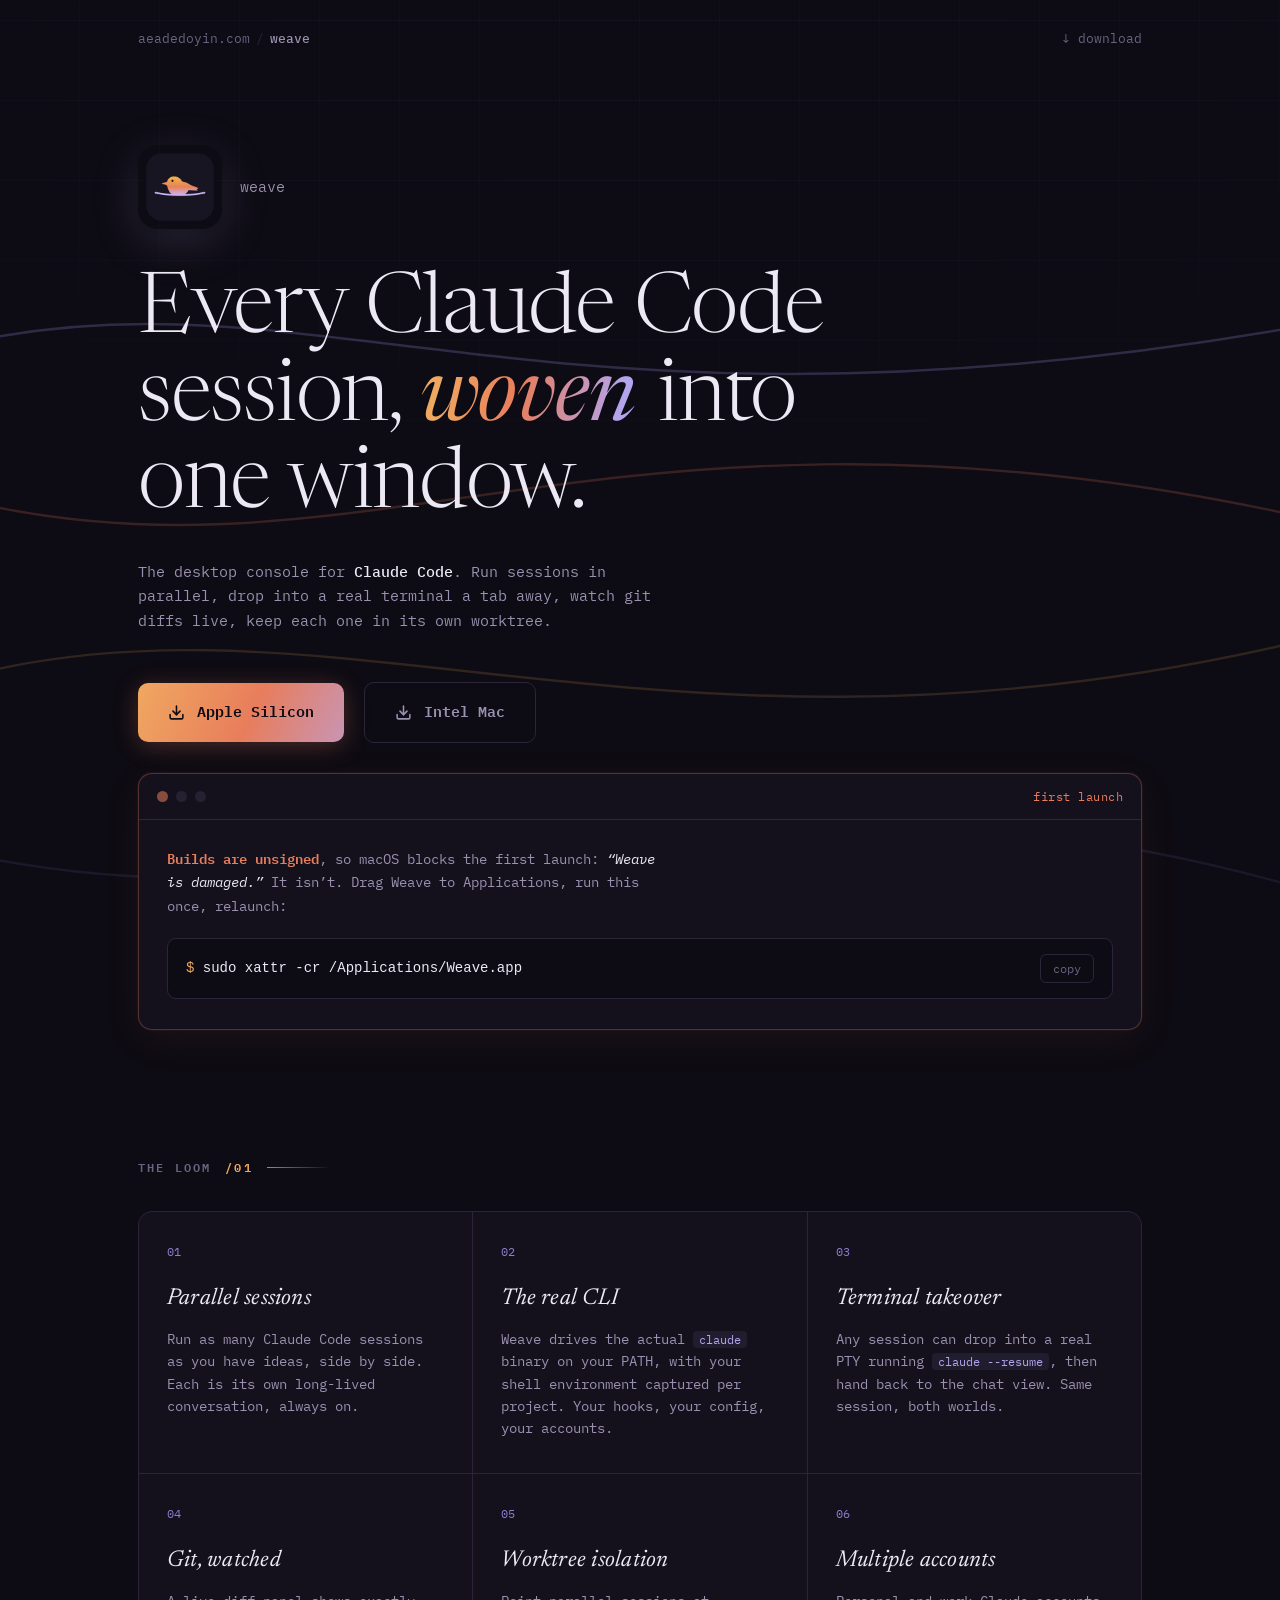
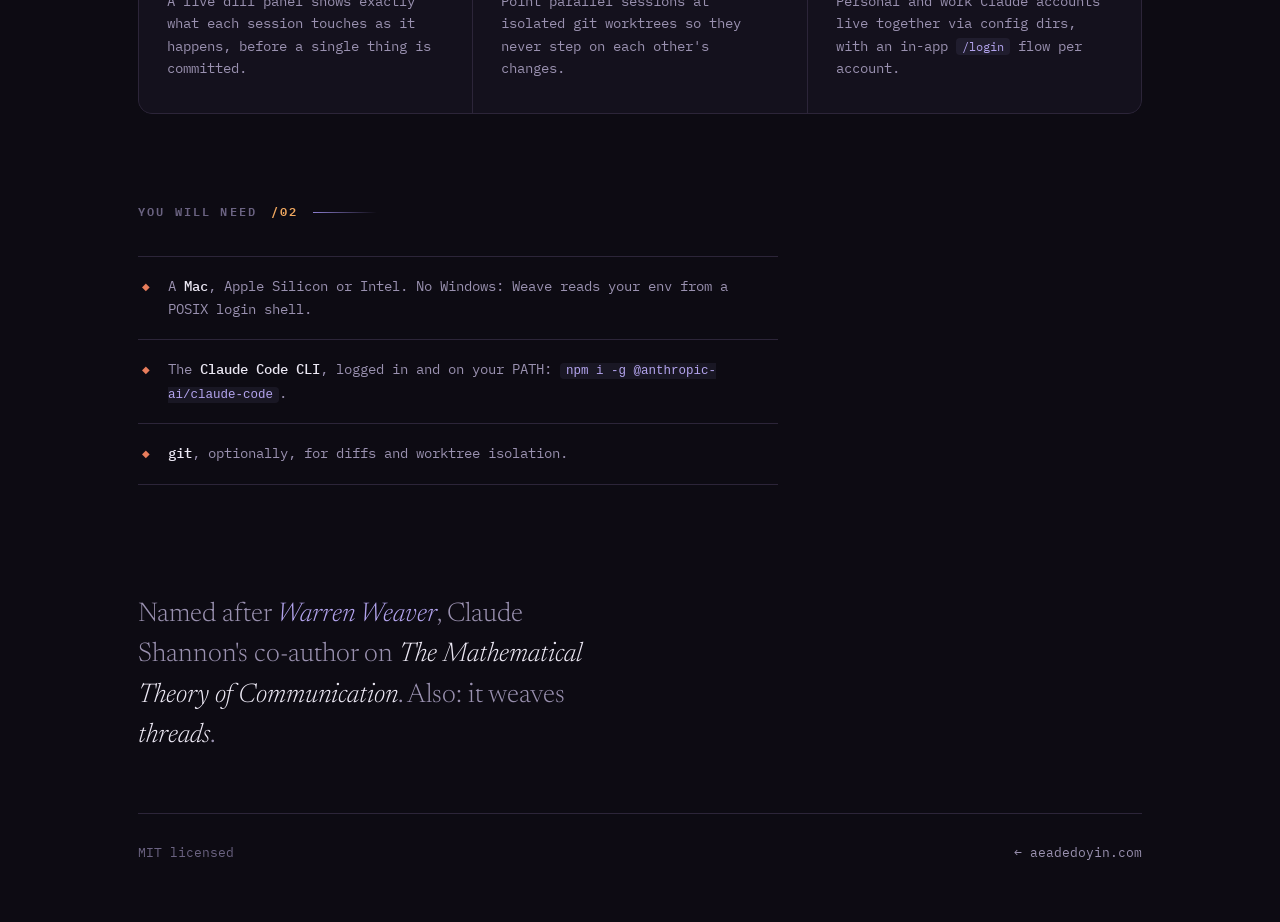
<file: weave/index.html>
<!DOCTYPE html>
<html lang="en">
<head>
  <meta charset="UTF-8" />
  <meta name="viewport" content="width=device-width, initial-scale=1.0" />
  <title>Weave · A multi-session console for Claude Code</title>
  <meta name="description" content="Weave is a macOS desktop console for Claude Code. Run parallel sessions side by side: chat UI, terminal takeover, git diffs, isolated worktrees." />
  <link rel="icon" type="image/png" href="/weave/icon.png" />
  <meta property="og:title" content="Weave" />
  <meta property="og:description" content="A multi-session desktop console for Claude Code." />
  <meta property="og:type" content="website" />
  <meta property="og:url" content="https://aeadedoyin.com/weave" />
  <meta property="og:image" content="https://aeadedoyin.com/weave/og.png" />
  <meta property="og:image:width" content="1200" />
  <meta property="og:image:height" content="630" />
  <meta name="twitter:card" content="summary_large_image" />
  <meta name="twitter:title" content="Weave" />
  <meta name="twitter:description" content="A multi-session desktop console for Claude Code." />
  <meta name="twitter:image" content="https://aeadedoyin.com/weave/og.png" />
  <link rel="preconnect" href="https://fonts.googleapis.com" />
  <link rel="preconnect" href="https://fonts.gstatic.com" crossorigin />
  <link href="https://fonts.googleapis.com/css2?family=IBM+Plex+Mono:ital,wght@0,400;0,500;0,600;1,400&family=Newsreader:ital,opsz,wght@0,6..72,300;0,6..72,400;0,6..72,500;1,6..72,300;1,6..72,400&display=swap" rel="stylesheet" />
  <style>
    :root {
      --ink-0: #0d0b13;
      --ink-1: #14111d;
      --ink-2: #1b1727;
      --ink-3: #262033;
      --line: #2c2539;
      --text: #ece8f4;
      --muted: #9a91b0;
      --faint: #6b6382;
      --amber: #f0a860;
      --coral: #e87d5c;
      --lavender: #b3a4ee;
      --thread: #8d7fd0;
      --mono: "IBM Plex Mono", ui-monospace, "SF Mono", Menlo, monospace;
      --serif: "Newsreader", Georgia, serif;
    }
    * { margin: 0; padding: 0; box-sizing: border-box; }
    html { scroll-behavior: smooth; }
    body {
      background: var(--ink-0);
      color: var(--text);
      font-family: var(--mono);
      font-size: 15px;
      line-height: 1.65;
      -webkit-font-smoothing: antialiased;
      overflow-x: hidden;
    }
    ::selection { background: var(--lavender); color: var(--ink-0); }

    body::before {
      content: "";
      position: fixed;
      inset: 0;
      pointer-events: none;
      z-index: 0;
      background:
        repeating-linear-gradient(0deg, transparent 0 79px, rgba(179, 164, 238, 0.045) 79px 80px),
        repeating-linear-gradient(90deg, transparent 0 79px, rgba(179, 164, 238, 0.03) 79px 80px);
      mask-image: radial-gradient(ellipse 120% 90% at 50% 0%, black 20%, transparent 75%);
      -webkit-mask-image: radial-gradient(ellipse 120% 90% at 50% 0%, black 20%, transparent 75%);
    }

    .wrap { position: relative; z-index: 1; max-width: 1060px; margin: 0 auto; padding: 0 28px; }

    header {
      display: flex; justify-content: space-between; align-items: center;
      padding: 28px 0 0;
      font-size: 13px;
    }
    header a { color: var(--faint); text-decoration: none; transition: color .2s; }
    header a:hover { color: var(--lavender); }
    .crumb span { color: var(--line); margin: 0 6px; }
    .crumb b { color: var(--muted); font-weight: 500; }

    /* ---------- hero ---------- */
    .hero { padding: 96px 0 40px; position: relative; }
    .hero-threads {
      position: absolute; left: 50%; top: 0;
      width: 100vw; height: 100%;
      transform: translateX(-50%);
      pointer-events: none; overflow: visible;
    }
    .hero-threads path {
      fill: none;
      stroke-width: 1.25;
      stroke-linecap: round;
      stroke-dasharray: 1600;
      stroke-dashoffset: 1600;
      animation: draw 2.4s cubic-bezier(.4, 0, .2, 1) forwards;
    }
    @keyframes draw { to { stroke-dashoffset: 0; } }

    .mark {
      display: flex; align-items: center; gap: 18px;
      margin-bottom: 40px;
    }
    .mark img {
      width: 84px; height: 84px; border-radius: 20px;
      box-shadow: 0 12px 48px rgba(179, 164, 238, .18), 0 2px 8px rgba(0, 0, 0, .5);
      animation: rise .9s cubic-bezier(.2, .8, .2, 1) both;
    }
    .mark .word {
      font-size: 15px; color: var(--muted);
      animation: rise .9s .1s cubic-bezier(.2, .8, .2, 1) both;
    }
    .mark .word em { color: var(--amber); font-style: normal; }

    h1 {
      font-family: var(--serif);
      font-weight: 300;
      font-size: clamp(44px, 7.2vw, 84px);
      line-height: 1.04;
      letter-spacing: -0.015em;
      max-width: 14ch;
      animation: rise .9s .18s cubic-bezier(.2, .8, .2, 1) both;
    }
    h1 .thread-word {
      font-style: italic;
      font-weight: 400;
      background: linear-gradient(100deg, var(--amber) 10%, var(--coral) 45%, var(--lavender) 90%);
      -webkit-background-clip: text;
      background-clip: text;
      color: transparent;
      padding-right: .06em;
    }
    .hero p.sub {
      margin-top: 28px;
      max-width: 58ch;
      color: var(--muted);
      animation: rise .9s .28s cubic-bezier(.2, .8, .2, 1) both;
    }
    .hero p.sub b { color: var(--text); font-weight: 500; }
    @keyframes rise {
      from { opacity: 0; transform: translateY(18px); }
      to { opacity: 1; transform: none; }
    }

    /* ---------- download ---------- */
    .dl {
      scroll-margin-top: 45vh;
      margin: 48px 0 0;
      display: flex; flex-wrap: wrap; align-items: center; gap: 20px;
      animation: rise .9s .38s cubic-bezier(.2, .8, .2, 1) both;
    }
    .btn {
      position: relative;
      display: inline-flex; align-items: center; gap: 12px;
      font-family: var(--mono); font-size: 15px; font-weight: 600;
      color: var(--ink-0);
      background: linear-gradient(115deg, var(--amber), var(--coral) 55%, var(--lavender) 130%);
      padding: 17px 30px;
      border-radius: 10px;
      text-decoration: none;
      cursor: pointer;
      transition: transform .18s cubic-bezier(.2, .8, .2, 1), box-shadow .18s;
      box-shadow: 0 4px 24px rgba(232, 125, 92, .28);
    }
    .btn:hover {
      transform: translateY(-2px);
      box-shadow: 0 10px 36px rgba(232, 125, 92, .4);
    }
    .btn:active { transform: translateY(0); }
    .btn svg { flex-shrink: 0; }
    .btn-ghost {
      background: none;
      color: var(--muted);
      border: 1px solid var(--line);
      box-shadow: none;
    }
    .btn-ghost:hover {
      color: var(--lavender);
      border-color: var(--thread);
      box-shadow: none;
    }

    /* ---------- sections ---------- */
    section { padding: 88px 0 0; }
    .kicker {
      font-size: 12px; font-weight: 600; letter-spacing: .18em;
      text-transform: uppercase; color: var(--faint);
      display: flex; align-items: center; gap: 14px;
      margin-bottom: 34px;
    }
    .kicker::after {
      content: ""; height: 1px; flex: 0 0 64px;
      background: linear-gradient(90deg, var(--thread), transparent);
    }
    .kicker em { color: var(--amber); font-style: normal; }

    .grid {
      display: grid;
      grid-template-columns: repeat(3, 1fr);
      gap: 1px;
      background: var(--line);
      border: 1px solid var(--line);
      border-radius: 14px;
      overflow: hidden;
    }
    .cell {
      background: var(--ink-1);
      padding: 30px 28px 34px;
      transition: background .25s;
    }
    .cell:hover { background: var(--ink-2); }
    .cell .n {
      font-size: 12px; color: var(--thread);
      display: block; margin-bottom: 18px;
    }
    .cell h3 {
      font-family: var(--serif);
      font-weight: 400; font-style: italic;
      font-size: 23px; letter-spacing: .01em;
      margin-bottom: 10px;
    }
    .cell p { font-size: 13.5px; color: var(--muted); }
    .cell code {
      font-family: var(--mono); font-size: 12px;
      color: var(--lavender);
      background: rgba(179, 164, 238, .08);
      padding: 1px 6px; border-radius: 4px;
    }

    /* ---------- terminal / first launch ---------- */
    .term {
      background: var(--ink-1);
      border: 1px solid var(--line);
      border-radius: 14px;
      overflow: hidden;
    }
    #first-launch {
      margin-top: 30px;
      border-color: rgba(232, 125, 92, .3);
      box-shadow: 0 0 0 1px rgba(232, 125, 92, .05), 0 10px 40px rgba(232, 125, 92, .07);
      animation: rise .9s .46s cubic-bezier(.2, .8, .2, 1) both;
    }
    #first-launch .term-bar { border-bottom-color: rgba(232, 125, 92, .18); }
    #first-launch .term-bar span { color: var(--coral); letter-spacing: .04em; }
    .term-body p .warn { color: var(--coral); font-weight: 600; }
    .term-body p i { color: var(--text); font-style: italic; }
    .term-bar {
      display: flex; align-items: center; gap: 8px;
      padding: 13px 18px;
      border-bottom: 1px solid var(--line);
    }
    .term-bar i {
      width: 11px; height: 11px; border-radius: 50%;
      background: var(--ink-3); display: block;
    }
    .term-bar i:first-child { background: rgba(232, 125, 92, .55); }
    .term-bar span { margin-left: auto; font-size: 12px; color: var(--faint); }
    .term-body { padding: 26px 28px 30px; font-size: 14px; }
    .term-body p { color: var(--muted); max-width: 62ch; }
    .cmd {
      display: flex; align-items: center; justify-content: space-between; gap: 16px;
      margin-top: 20px;
      background: var(--ink-0);
      border: 1px solid var(--line);
      border-radius: 9px;
      padding: 15px 18px;
    }
    .cmd code { color: var(--text); }
    .cmd code::before { content: "$ "; color: var(--amber); }
    .cmd button {
      font-family: var(--mono); font-size: 12px;
      color: var(--faint);
      background: none; border: 1px solid var(--line);
      border-radius: 6px; padding: 6px 12px;
      cursor: pointer;
      transition: color .2s, border-color .2s;
    }
    .cmd button:hover { color: var(--lavender); border-color: var(--thread); }

    /* ---------- requirements ---------- */
    .reqs { list-style: none; max-width: 640px; }
    .reqs li {
      display: flex; gap: 18px;
      padding: 18px 4px;
      border-bottom: 1px solid var(--line);
      font-size: 14px; color: var(--muted);
    }
    .reqs li:first-child { border-top: 1px solid var(--line); }
    .reqs li::before {
      content: "◆";
      color: var(--coral); font-size: 10px;
      line-height: 2.3; flex-shrink: 0;
    }
    .reqs b { color: var(--text); font-weight: 500; }
    .reqs code {
      font-size: 12.5px; color: var(--lavender);
      background: rgba(179, 164, 238, .08);
      padding: 1px 6px; border-radius: 4px;
    }

    /* ---------- footer ---------- */
    footer { padding: 110px 0 60px; }
    .lore {
      font-family: var(--serif);
      font-weight: 300;
      font-size: clamp(21px, 3vw, 27px);
      line-height: 1.5;
      max-width: 30ch;
      color: var(--muted);
    }
    .lore i { color: var(--text); }
    .lore .who { color: var(--lavender); }
    .foot-row {
      margin-top: 56px;
      display: flex; flex-wrap: wrap; gap: 24px;
      justify-content: space-between; align-items: center;
      font-size: 13px; color: var(--faint);
      border-top: 1px solid var(--line);
      padding-top: 28px;
    }
    .foot-row a { color: var(--muted); text-decoration: none; transition: color .2s; }
    .foot-row a:hover { color: var(--amber); }

    .reveal { opacity: 0; transform: translateY(24px); transition: opacity .8s, transform .8s cubic-bezier(.2, .8, .2, 1); }
    .reveal.in { opacity: 1; transform: none; }

    @media (max-width: 820px) {
      .grid { grid-template-columns: 1fr; }
      .hero { padding-top: 64px; }
      .cmd { flex-direction: column; align-items: stretch; }
      .cmd code { overflow-x: auto; }
    }
    @media (prefers-reduced-motion: reduce) {
      *, *::before, *::after { animation: none !important; transition: none !important; }
      .reveal { opacity: 1; transform: none; }
    }
  </style>
</head>
<body>
  <div class="wrap">

    <header>
      <div class="crumb"><a href="/">aeadedoyin.com</a><span>/</span><b>weave</b></div>
      <a href="#download">↓ download</a>
    </header>

    <section class="hero" id="top">
      <svg class="hero-threads" viewBox="0 0 1440 520" preserveAspectRatio="none" aria-hidden="true">
        <path d="M -40 150 C 360 110, 620 210, 1480 140" stroke="#8d7fd0" opacity=".28" style="animation-delay:.1s" />
        <path d="M -40 230 C 420 280, 700 160, 1480 240" stroke="#e87d5c" opacity=".2" style="animation-delay:.35s" />
        <path d="M -40 320 C 380 270, 760 380, 1480 300" stroke="#f0a860" opacity=".16" style="animation-delay:.6s" />
        <path d="M -40 410 C 460 460, 820 340, 1480 430" stroke="#8d7fd0" opacity=".12" style="animation-delay:.85s" />
      </svg>

      <div class="mark">
        <img src="/weave/icon.png" alt="Weave app icon: a weaver bird perched on a thread" width="84" height="84" />
        <div class="word">weave <em id="ver"></em></div>
      </div>

      <h1>Every Claude&nbsp;Code session, <span class="thread-word">woven</span> into one window.</h1>

      <p class="sub">
        The desktop console for <b>Claude Code</b>. Run sessions in parallel,
        drop into a real terminal a tab away, watch git diffs live, keep each
        one in its own worktree.
      </p>

      <div class="dl" id="download">
        <a class="btn" data-plat="darwin-arm64" download>
          <svg width="17" height="17" viewBox="0 0 24 24" fill="none" stroke="currentColor" stroke-width="2.2" stroke-linecap="round" stroke-linejoin="round"><path d="M21 15v4a2 2 0 0 1-2 2H5a2 2 0 0 1-2-2v-4"/><polyline points="7 10 12 15 17 10"/><line x1="12" y1="15" x2="12" y2="3"/></svg>
          Apple Silicon
        </a>
        <a class="btn btn-ghost" data-plat="darwin-x64" download>
          <svg width="17" height="17" viewBox="0 0 24 24" fill="none" stroke="currentColor" stroke-width="2.2" stroke-linecap="round" stroke-linejoin="round"><path d="M21 15v4a2 2 0 0 1-2 2H5a2 2 0 0 1-2-2v-4"/><polyline points="7 10 12 15 17 10"/><line x1="12" y1="15" x2="12" y2="3"/></svg>
          Intel Mac
        </a>
      </div>

      <div class="term" id="first-launch">
        <div class="term-bar"><i></i><i></i><i></i><span>first launch</span></div>
        <div class="term-body">
          <p>
            <span class="warn">Builds are unsigned</span>, so macOS blocks the
            first launch: <i>&ldquo;Weave is damaged.&rdquo;</i> It isn&rsquo;t.
            Drag Weave to Applications, run this once, relaunch:
          </p>
          <div class="cmd">
            <code id="xattr-cmd">sudo xattr -cr /Applications/Weave.app</code>
            <button type="button" onclick="copyCmd(this)">copy</button>
          </div>
        </div>
      </div>
    </section>

    <section class="reveal">
      <div class="kicker">The loom <em>/01</em></div>
      <div class="grid">
        <div class="cell">
          <span class="n">01</span>
          <h3>Parallel sessions</h3>
          <p>Run as many Claude Code sessions as you have ideas, side by side. Each is its own long-lived conversation, always on.</p>
        </div>
        <div class="cell">
          <span class="n">02</span>
          <h3>The real CLI</h3>
          <p>Weave drives the actual <code>claude</code> binary on your PATH, with your shell environment captured per project. Your hooks, your config, your accounts.</p>
        </div>
        <div class="cell">
          <span class="n">03</span>
          <h3>Terminal takeover</h3>
          <p>Any session can drop into a real PTY running <code>claude --resume</code>, then hand back to the chat view. Same session, both worlds.</p>
        </div>
        <div class="cell">
          <span class="n">04</span>
          <h3>Git, watched</h3>
          <p>A live diff panel shows exactly what each session touches as it happens, before a single thing is committed.</p>
        </div>
        <div class="cell">
          <span class="n">05</span>
          <h3>Worktree isolation</h3>
          <p>Point parallel sessions at isolated git worktrees so they never step on each other's changes.</p>
        </div>
        <div class="cell">
          <span class="n">06</span>
          <h3>Multiple accounts</h3>
          <p>Personal and work Claude accounts live together via config dirs, with an in-app <code>/login</code> flow per account.</p>
        </div>
      </div>
    </section>

    <section class="reveal">
      <div class="kicker">You will need <em>/02</em></div>
      <ul class="reqs">
        <li><span>A <b>Mac</b>, Apple Silicon or Intel. No Windows: Weave reads your env from a POSIX login shell.</span></li>
        <li><span>The <b>Claude Code CLI</b>, logged in and on your PATH: <code>npm i -g @anthropic-ai/claude-code</code>.</span></li>
        <li><span><b>git</b>, optionally, for diffs and worktree isolation.</span></li>
      </ul>
    </section>

    <footer class="reveal">
      <p class="lore">
        Named after <i class="who">Warren Weaver</i>, Claude Shannon's co-author on
        <i>The Mathematical Theory of Communication</i>. Also: it weaves
        <i>threads</i>.
      </p>
      <div class="foot-row">
        <span>MIT licensed</span>
        <a href="/">← aeadedoyin.com</a>
      </div>
    </footer>

  </div>

  <script>
    fetch('https://weave-cdn.aeadedoyin.com/latest.json', { cache: 'no-store' })
      .then(function (r) { return r.json(); })
      .then(function (d) {
        document.getElementById('ver').textContent = 'v' + d.version;
        document.querySelectorAll('.dl [data-plat]').forEach(function (b) {
          b.href = d.files[b.dataset.plat];
        });
      });

    function copyCmd(btn) {
      navigator.clipboard.writeText(document.getElementById('xattr-cmd').textContent).then(function () {
        btn.textContent = 'copied';
        setTimeout(function () { btn.textContent = 'copy'; }, 1600);
      });
    }
    var io = new IntersectionObserver(function (entries) {
      entries.forEach(function (e) {
        if (e.isIntersecting) { e.target.classList.add('in'); io.unobserve(e.target); }
      });
    }, { threshold: 0.12 });
    document.querySelectorAll('.reveal').forEach(function (el) { io.observe(el); });
  </script>
  <script data-goatcounter="https://aeadedoyin.goatcounter.com/count" async src="//gc.zgo.at/count.js"></script>
</body>
</html>
</file>
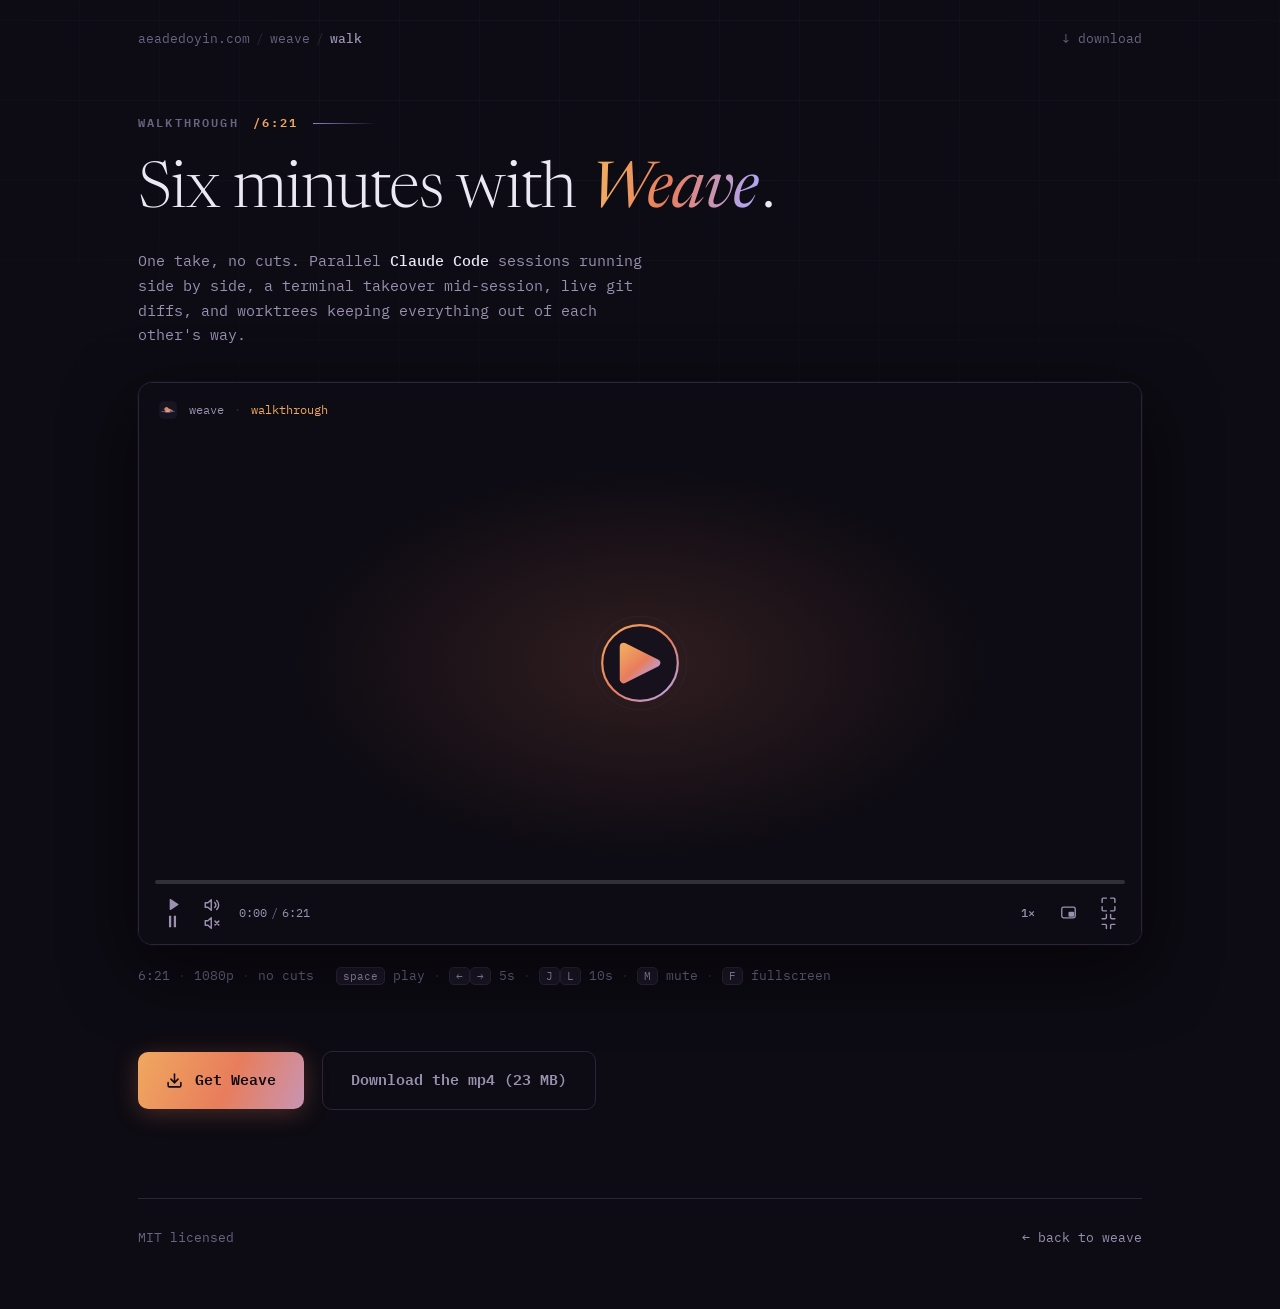
<file: weave/walk/index.html>
<!DOCTYPE html>
<html lang="en">
<head>
  <meta charset="UTF-8" />
  <meta name="viewport" content="width=device-width, initial-scale=1.0" />
  <title>Weave · Walkthrough</title>
  <meta name="description" content="Six unedited minutes with Weave, the macOS desktop console for Claude Code: parallel sessions, terminal takeover, live git diffs, worktree isolation." />
  <link rel="icon" type="image/png" href="/weave/icon.png" />
  <link rel="canonical" href="https://aeadedoyin.com/weave/walk" />
  <meta name="theme-color" content="#0d0b13" />

  <meta property="og:site_name" content="aeadedoyin.com" />
  <meta property="og:title" content="Six minutes with Weave" />
  <meta property="og:description" content="An unedited walkthrough of Weave, the desktop console for Claude Code: parallel sessions, terminal takeover, live git diffs, worktrees." />
  <meta property="og:type" content="video.other" />
  <meta property="og:url" content="https://aeadedoyin.com/weave/walk" />
  <meta property="og:image" content="https://aeadedoyin.com/weave/walk/og.png" />
  <meta property="og:image:secure_url" content="https://aeadedoyin.com/weave/walk/og.png" />
  <meta property="og:image:type" content="image/png" />
  <meta property="og:image:width" content="1200" />
  <meta property="og:image:height" content="630" />
  <meta property="og:image:alt" content="A play button over the Weave wordmark: six minutes with Weave." />
  <meta property="og:video" content="https://weave-cdn.aeadedoyin.com/weave-walkthrough.mp4" />
  <meta property="og:video:secure_url" content="https://weave-cdn.aeadedoyin.com/weave-walkthrough.mp4" />
  <meta property="og:video:url" content="https://weave-cdn.aeadedoyin.com/weave-walkthrough.mp4" />
  <meta property="og:video:type" content="video/mp4" />
  <meta property="og:video:width" content="1920" />
  <meta property="og:video:height" content="1076" />
  <meta property="video:duration" content="381" />

  <meta name="twitter:card" content="player" />
  <meta name="twitter:title" content="Six minutes with Weave" />
  <meta name="twitter:description" content="An unedited walkthrough of Weave, the desktop console for Claude Code." />
  <meta name="twitter:image" content="https://aeadedoyin.com/weave/walk/og.png" />
  <meta name="twitter:player" content="https://aeadedoyin.com/weave/walk/embed.html" />
  <meta name="twitter:player:width" content="1920" />
  <meta name="twitter:player:height" content="1076" />
  <meta name="twitter:player:stream" content="https://weave-cdn.aeadedoyin.com/weave-walkthrough.mp4" />
  <meta name="twitter:player:stream:content_type" content="video/mp4" />

  <link rel="preconnect" href="https://weave-cdn.aeadedoyin.com" crossorigin />
  <link rel="preconnect" href="https://fonts.googleapis.com" />
  <link rel="preconnect" href="https://fonts.gstatic.com" crossorigin />
  <link href="https://fonts.googleapis.com/css2?family=IBM+Plex+Mono:ital,wght@0,400;0,500;0,600;1,400&family=Newsreader:ital,opsz,wght@0,6..72,300;0,6..72,400;1,6..72,300;1,6..72,400&display=swap" rel="stylesheet" />

  <script type="application/ld+json">
  {
    "@context": "https://schema.org",
    "@type": "VideoObject",
    "name": "Six minutes with Weave",
    "description": "An unedited walkthrough of Weave, the macOS desktop console for Claude Code: parallel sessions, terminal takeover, live git diffs, worktree isolation.",
    "thumbnailUrl": "https://aeadedoyin.com/weave/walk/og.png",
    "contentUrl": "https://weave-cdn.aeadedoyin.com/weave-walkthrough.mp4",
    "embedUrl": "https://aeadedoyin.com/weave/walk/embed.html",
    "duration": "PT6M21S"
  }
  </script>

  <style>
    :root {
      --ink-0: #0d0b13;
      --ink-1: #14111d;
      --ink-2: #1b1727;
      --line: #2c2539;
      --text: #ece8f4;
      --muted: #9a91b0;
      --faint: #6b6382;
      --amber: #f0a860;
      --coral: #e87d5c;
      --lavender: #b3a4ee;
      --thread: #8d7fd0;
      --mono: "IBM Plex Mono", ui-monospace, "SF Mono", Menlo, monospace;
      --serif: "Newsreader", Georgia, serif;
      --warm: linear-gradient(115deg, var(--amber), var(--coral) 55%, var(--lavender) 130%);
    }
    * { margin: 0; padding: 0; box-sizing: border-box; }
    body {
      background: var(--ink-0);
      color: var(--text);
      font-family: var(--mono);
      font-size: 15px;
      line-height: 1.65;
      -webkit-font-smoothing: antialiased;
      overflow-x: hidden;
    }
    ::selection { background: var(--lavender); color: var(--ink-0); }

    body::before {
      content: "";
      position: fixed; inset: 0;
      pointer-events: none; z-index: 0;
      background:
        repeating-linear-gradient(0deg, transparent 0 79px, rgba(179, 164, 238, .045) 79px 80px),
        repeating-linear-gradient(90deg, transparent 0 79px, rgba(179, 164, 238, .03) 79px 80px);
      mask-image: radial-gradient(ellipse 120% 90% at 50% 0%, black 20%, transparent 75%);
      -webkit-mask-image: radial-gradient(ellipse 120% 90% at 50% 0%, black 20%, transparent 75%);
    }

    .wrap { position: relative; z-index: 1; max-width: 1060px; margin: 0 auto; padding: 0 28px; }

    header {
      display: flex; justify-content: space-between; align-items: center;
      padding: 28px 0 0; font-size: 13px;
    }
    header a { color: var(--faint); text-decoration: none; transition: color .2s; }
    header a:hover { color: var(--lavender); }
    .crumb span { color: var(--line); margin: 0 6px; }
    .crumb b { color: var(--muted); font-weight: 500; }

    .intro { padding: 64px 0 34px; }
    .kicker {
      font-size: 12px; font-weight: 600; letter-spacing: .18em;
      text-transform: uppercase; color: var(--faint);
      display: flex; align-items: center; gap: 14px; margin-bottom: 26px;
    }
    .kicker::after {
      content: ""; height: 1px; flex: 0 0 64px;
      background: linear-gradient(90deg, var(--thread), transparent);
    }
    .kicker em { color: var(--amber); font-style: normal; }
    h1 {
      font-family: var(--serif); font-weight: 300;
      font-size: clamp(38px, 5.6vw, 64px);
      line-height: 1.06; letter-spacing: -.015em; max-width: 20ch;
    }
    h1 .thread-word {
      font-style: italic; font-weight: 400;
      background: linear-gradient(100deg, var(--amber) 10%, var(--coral) 45%, var(--lavender) 90%);
      -webkit-background-clip: text; background-clip: text;
      color: transparent; padding-right: .06em;
    }
    .intro p {
      margin-top: 22px; max-width: 58ch; color: var(--muted);
    }
    .intro p b { color: var(--text); font-weight: 500; }

    /* ---------- player ---------- */
    .player {
      position: relative;
      aspect-ratio: 1920 / 1076;
      background: var(--ink-1);
      border: 1px solid var(--line);
      border-radius: 14px;
      overflow: hidden;
      box-shadow: 0 24px 70px rgba(0, 0, 0, .55), 0 0 0 1px rgba(179, 164, 238, .04);
      user-select: none;
      -webkit-user-select: none;
    }
    .player video {
      display: block; width: 100%; height: 100%;
      object-fit: contain; background: var(--ink-0);
    }
    .player.idle { cursor: none; }
    .player.idle .bar, .player.idle .top { opacity: 0; pointer-events: none; }

    .top {
      position: absolute; top: 0; left: 0; right: 0;
      display: flex; align-items: center; gap: 10px;
      padding: 16px 18px 34px;
      font-size: 12px; color: var(--muted);
      background: linear-gradient(180deg, rgba(13, 11, 19, .78), transparent);
      transition: opacity .28s;
      pointer-events: none;
    }
    .top img { width: 22px; height: 22px; border-radius: 6px; }
    .top .dot { color: var(--line); }
    .top .tag { color: var(--amber); }

    /* big centre play */
    .poster-play {
      position: absolute; inset: 0;
      display: grid; place-items: center;
      border: 0; padding: 0;
      background: radial-gradient(closest-side, rgba(232, 125, 92, .16), transparent 70%);
      cursor: pointer;
      transition: opacity .3s, transform .3s;
    }
    .poster-play svg { width: 108px; height: 108px; overflow: visible; }
    .poster-play circle.ring { fill: rgba(20, 17, 29, .88); stroke: url(#pgrad); stroke-width: 2.4; }
    .poster-play circle.halo { fill: none; stroke: var(--line); stroke-width: 1; opacity: .8; }
    .poster-play path.glyph { fill: url(#pgrad); stroke: url(#pgrad); stroke-width: 9; stroke-linejoin: round; }
    .poster-play:hover svg { transform: scale(1.05); }
    .poster-play svg { transition: transform .25s cubic-bezier(.2, .8, .2, 1); }
    .player.started .poster-play { opacity: 0; pointer-events: none; transform: scale(1.1); }

    /* control bar */
    .bar {
      position: absolute; left: 0; right: 0; bottom: 0;
      padding: 30px 16px 14px;
      background: linear-gradient(0deg, rgba(13, 11, 19, .92) 12%, rgba(13, 11, 19, .55) 60%, transparent);
      transition: opacity .28s;
    }
    .scrub {
      position: relative; height: 16px;
      display: flex; align-items: center;
      cursor: pointer; touch-action: none;
    }
    .scrub .track {
      position: relative; width: 100%; height: 4px;
      background: rgba(236, 232, 244, .16);
      border-radius: 99px; overflow: hidden;
      transition: height .16s;
    }
    .scrub:hover .track, .scrub.dragging .track { height: 7px; }
    .scrub .buf, .scrub .played {
      position: absolute; left: 0; top: 0; bottom: 0;
      border-radius: 99px;
    }
    .scrub .buf { background: rgba(236, 232, 244, .18); }
    .scrub .played { background: var(--warm); }
    .scrub .thumb {
      position: absolute; top: 50%; left: 0;
      width: 13px; height: 13px; border-radius: 50%;
      background: var(--text);
      box-shadow: 0 0 0 1px rgba(13, 11, 19, .6), 0 2px 8px rgba(0, 0, 0, .5);
      transform: translate(-50%, -50%) scale(0);
      transition: transform .16s;
      pointer-events: none;
    }
    .scrub:hover .thumb, .scrub.dragging .thumb { transform: translate(-50%, -50%) scale(1); }
    .scrub .tip {
      position: absolute; bottom: 20px;
      transform: translateX(-50%);
      background: var(--ink-0);
      border: 1px solid var(--line);
      border-radius: 6px;
      padding: 3px 8px;
      font-size: 11px; color: var(--text);
      opacity: 0; transition: opacity .16s;
      pointer-events: none;
      white-space: nowrap;
    }
    .scrub:hover .tip, .scrub.dragging .tip { opacity: 1; }

    .row {
      display: flex; align-items: center; gap: 6px;
      margin-top: 6px;
    }
    .row button {
      display: grid; place-items: center;
      width: 34px; height: 34px;
      border: 0; border-radius: 8px;
      background: none; color: var(--muted);
      cursor: pointer;
      transition: color .18s, background .18s;
    }
    .row button:hover { color: var(--text); background: rgba(236, 232, 244, .08); }
    .row button:focus-visible { outline: 1px solid var(--thread); outline-offset: 1px; }
    .row button.rate {
      width: auto; padding: 0 10px;
      font-family: var(--mono); font-size: 12px; font-weight: 500;
      letter-spacing: .02em;
    }
    .row .time {
      font-size: 12px; color: var(--muted);
      font-variant-numeric: tabular-nums;
      margin-left: 4px;
    }
    .row .time i { color: var(--faint); font-style: normal; margin: 0 4px; }
    .row .spacer { flex: 1; }
    .vol {
      display: flex; align-items: center;
      width: 0; overflow: hidden;
      transition: width .22s cubic-bezier(.2, .8, .2, 1);
    }
    .volwrap:hover .vol, .vol:focus-within { width: 74px; }
    .vol input {
      -webkit-appearance: none; appearance: none;
      width: 66px; height: 16px; margin: 0 4px 0 4px;
      background: none; cursor: pointer;
    }
    .vol input::-webkit-slider-runnable-track {
      height: 4px; border-radius: 99px;
      background: rgba(236, 232, 244, .2);
    }
    .vol input::-webkit-slider-thumb {
      -webkit-appearance: none; appearance: none;
      width: 11px; height: 11px; margin-top: -3.5px;
      border-radius: 50%; background: var(--text);
    }
    .vol input::-moz-range-track { height: 4px; border-radius: 99px; background: rgba(236, 232, 244, .2); }
    .vol input::-moz-range-thumb { width: 11px; height: 11px; border: 0; border-radius: 50%; background: var(--text); }
    .volwrap { display: flex; align-items: center; }

    /* seek nudge feedback */
    .nudge {
      position: absolute; top: 50%; left: 50%;
      transform: translate(-50%, -50%);
      font-size: 13px; color: var(--text);
      background: rgba(13, 11, 19, .82);
      border: 1px solid var(--line);
      border-radius: 99px;
      padding: 7px 16px;
      opacity: 0; transition: opacity .2s;
      pointer-events: none;
    }
    .nudge.show { opacity: 1; }

    .player:fullscreen { border: 0; border-radius: 0; aspect-ratio: auto; height: 100%; }

    /* ---------- below ---------- */
    .meta {
      margin-top: 20px;
      display: flex; flex-wrap: wrap; gap: 10px 22px;
      align-items: center;
      font-size: 12.5px; color: var(--faint);
    }
    .meta .dot { color: var(--line); }
    .meta kbd {
      font-family: var(--mono); font-size: 11px;
      color: var(--muted);
      background: var(--ink-2);
      border: 1px solid var(--line);
      border-radius: 5px;
      padding: 1px 6px;
    }

    .cta {
      margin: 66px 0 0;
      display: flex; flex-wrap: wrap; align-items: center; gap: 18px;
    }
    .btn {
      display: inline-flex; align-items: center; gap: 12px;
      font-family: var(--mono); font-size: 15px; font-weight: 600;
      color: var(--ink-0);
      background: var(--warm);
      padding: 16px 28px; border-radius: 10px;
      text-decoration: none;
      box-shadow: 0 4px 24px rgba(232, 125, 92, .28);
      transition: transform .18s cubic-bezier(.2, .8, .2, 1), box-shadow .18s;
    }
    .btn:hover { transform: translateY(-2px); box-shadow: 0 10px 36px rgba(232, 125, 92, .4); }
    .btn:active { transform: translateY(0); }
    .btn-ghost {
      background: none; color: var(--muted);
      border: 1px solid var(--line); box-shadow: none;
    }
    .btn-ghost:hover { color: var(--lavender); border-color: var(--thread); box-shadow: none; }

    footer { padding: 88px 0 60px; }
    .foot-row {
      display: flex; flex-wrap: wrap; gap: 24px;
      justify-content: space-between; align-items: center;
      font-size: 13px; color: var(--faint);
      border-top: 1px solid var(--line);
      padding-top: 28px;
    }
    .foot-row a { color: var(--muted); text-decoration: none; transition: color .2s; }
    .foot-row a:hover { color: var(--amber); }

    @media (max-width: 700px) {
      .intro { padding-top: 44px; }
      .poster-play svg { width: 74px; height: 74px; }
      .top { padding: 12px 14px 28px; }
      .bar { padding: 26px 10px 10px; }
      .row button { width: 32px; height: 32px; }
      .volwrap { display: none; }
      .meta .keys { display: none; }
    }
    @media (prefers-reduced-motion: reduce) {
      *, *::before, *::after { animation: none !important; transition: none !important; }
    }
  </style>
</head>
<body>
  <div class="wrap">

    <header>
      <div class="crumb"><a href="/">aeadedoyin.com</a><span>/</span><a href="/weave">weave</a><span>/</span><b>walk</b></div>
      <a href="/weave#download">↓ download</a>
    </header>

    <section class="intro">
      <div class="kicker">Walkthrough <em>/6:21</em></div>
      <h1>Six minutes with <span class="thread-word">Weave</span>.</h1>
      <p>
        One take, no cuts. Parallel <b>Claude Code</b> sessions running side by side,
        a terminal takeover mid-session, live git diffs, and worktrees keeping
        everything out of each other's way.
      </p>
    </section>

    <div class="player" id="player">
      <video id="v" playsinline preload="metadata"
        poster="https://weave-cdn.aeadedoyin.com/weave-walkthrough-poster.jpg"
        src="https://weave-cdn.aeadedoyin.com/weave-walkthrough.mp4">
        <p>Your browser can't play this video.
          <a href="https://weave-cdn.aeadedoyin.com/weave-walkthrough.mp4">Download the mp4</a> instead.</p>
      </video>

      <div class="top">
        <img src="/weave/icon.png" alt="" width="22" height="22" />
        <span>weave</span><span class="dot">·</span><span class="tag">walkthrough</span>
      </div>

      <button class="poster-play" id="bigPlay" type="button" aria-label="Play the walkthrough">
        <svg viewBox="-60 -60 120 120" aria-hidden="true">
          <defs>
            <linearGradient id="pgrad" x1="0" y1="0" x2="0.9" y2="1">
              <stop offset="0" stop-color="#f0a860" />
              <stop offset="0.55" stop-color="#e87d5c" />
              <stop offset="1" stop-color="#b3a4ee" />
            </linearGradient>
          </defs>
          <circle class="halo" r="52" />
          <circle class="ring" r="42" />
          <path class="glyph" d="M -16 -18 L 20 0 L -16 18 Z" transform="translate(-2 0)" />
        </svg>
      </button>

      <div class="nudge" id="nudge"></div>

      <div class="bar" id="bar">
        <div class="scrub" id="scrub" role="slider" tabindex="0"
          aria-label="Seek" aria-valuemin="0" aria-valuemax="100" aria-valuenow="0">
          <div class="track">
            <div class="buf" id="buf"></div>
            <div class="played" id="played"></div>
          </div>
          <div class="thumb" id="thumb"></div>
          <div class="tip" id="tip">0:00</div>
        </div>

        <div class="row">
          <button id="toggle" type="button" aria-label="Play">
            <svg id="icoPlay" width="17" height="17" viewBox="0 0 24 24" fill="currentColor"><path d="M8 5.2v13.6a1 1 0 0 0 1.53.85l10.5-6.8a1 1 0 0 0 0-1.7L9.53 4.35A1 1 0 0 0 8 5.2Z"/></svg>
            <svg id="icoPause" width="17" height="17" viewBox="0 0 24 24" fill="currentColor" hidden><path d="M7 4h3.2v16H7zM13.8 4H17v16h-3.2z"/></svg>
          </button>

          <div class="volwrap">
            <button id="mute" type="button" aria-label="Mute">
              <svg id="icoVol" width="18" height="18" viewBox="0 0 24 24" fill="none" stroke="currentColor" stroke-width="1.9" stroke-linecap="round" stroke-linejoin="round"><path d="M11 5 6.5 9H3v6h3.5L11 19z"/><path d="M15.6 8.6a5 5 0 0 1 0 6.8"/><path d="M18.3 5.9a8.5 8.5 0 0 1 0 12.2"/></svg>
              <svg id="icoMute" width="18" height="18" viewBox="0 0 24 24" fill="none" stroke="currentColor" stroke-width="1.9" stroke-linecap="round" stroke-linejoin="round" hidden><path d="M11 5 6.5 9H3v6h3.5L11 19z"/><path d="m16 9.5 5 5M21 9.5l-5 5"/></svg>
            </button>
            <div class="vol">
              <input id="volume" type="range" min="0" max="1" step="0.02" value="1" aria-label="Volume" />
            </div>
          </div>

          <span class="time"><span id="cur">0:00</span><i>/</i><span id="dur">6:21</span></span>

          <span class="spacer"></span>

          <button class="rate" id="rate" type="button" aria-label="Playback speed">1×</button>

          <button id="pip" type="button" aria-label="Picture in picture" hidden>
            <svg width="17" height="17" viewBox="0 0 24 24" fill="none" stroke="currentColor" stroke-width="1.9" stroke-linecap="round" stroke-linejoin="round"><rect x="2.5" y="4.5" width="19" height="15" rx="2.5"/><rect x="12" y="11" width="8" height="7" rx="1.5" fill="currentColor" stroke="none"/></svg>
          </button>

          <button id="fs" type="button" aria-label="Fullscreen">
            <svg id="icoFs" width="17" height="17" viewBox="0 0 24 24" fill="none" stroke="currentColor" stroke-width="2" stroke-linecap="round" stroke-linejoin="round"><path d="M9 3H4.5A1.5 1.5 0 0 0 3 4.5V9M15 3h4.5A1.5 1.5 0 0 1 21 4.5V9M9 21H4.5A1.5 1.5 0 0 1 3 19.5V15M15 21h4.5A1.5 1.5 0 0 0 21 19.5V15"/></svg>
            <svg id="icoFsOut" width="17" height="17" viewBox="0 0 24 24" fill="none" stroke="currentColor" stroke-width="2" stroke-linecap="round" stroke-linejoin="round" hidden><path d="M3 8h4.5A1.5 1.5 0 0 0 9 6.5V2M21 8h-4.5A1.5 1.5 0 0 1 15 6.5V2M3 16h4.5A1.5 1.5 0 0 1 9 17.5V22M21 16h-4.5A1.5 1.5 0 0 0 15 17.5V22"/></svg>
          </button>
        </div>
      </div>
    </div>

    <div class="meta">
      <span>6:21 <span class="dot">·</span> 1080p <span class="dot">·</span> no cuts</span>
      <span class="keys">
        <kbd>space</kbd> play <span class="dot">·</span>
        <kbd>←</kbd><kbd>→</kbd> 5s <span class="dot">·</span>
        <kbd>J</kbd><kbd>L</kbd> 10s <span class="dot">·</span>
        <kbd>M</kbd> mute <span class="dot">·</span>
        <kbd>F</kbd> fullscreen
      </span>
    </div>

    <div class="cta">
      <a class="btn" href="/weave#download">
        <svg width="17" height="17" viewBox="0 0 24 24" fill="none" stroke="currentColor" stroke-width="2.2" stroke-linecap="round" stroke-linejoin="round"><path d="M21 15v4a2 2 0 0 1-2 2H5a2 2 0 0 1-2-2v-4"/><polyline points="7 10 12 15 17 10"/><line x1="12" y1="15" x2="12" y2="3"/></svg>
        Get Weave
      </a>
      <a class="btn btn-ghost" href="https://weave-cdn.aeadedoyin.com/weave-walkthrough.mp4" download>
        Download the mp4 (23 MB)
      </a>
    </div>

    <footer>
      <div class="foot-row">
        <span>MIT licensed</span>
        <a href="/weave">← back to weave</a>
      </div>
    </footer>

  </div>

  <script>
    (function () {
      var player = document.getElementById('player');
      var v = document.getElementById('v');
      var scrub = document.getElementById('scrub');
      var played = document.getElementById('played');
      var buf = document.getElementById('buf');
      var thumb = document.getElementById('thumb');
      var tip = document.getElementById('tip');
      var cur = document.getElementById('cur');
      var dur = document.getElementById('dur');
      var nudge = document.getElementById('nudge');
      var icoPlay = document.getElementById('icoPlay');
      var icoPause = document.getElementById('icoPause');
      var icoVol = document.getElementById('icoVol');
      var icoMute = document.getElementById('icoMute');
      var icoFs = document.getElementById('icoFs');
      var icoFsOut = document.getElementById('icoFsOut');
      var toggle = document.getElementById('toggle');
      var rateBtn = document.getElementById('rate');
      var pipBtn = document.getElementById('pip');
      var volume = document.getElementById('volume');

      function fmt(s) {
        if (!isFinite(s) || s < 0) s = 0;
        var m = Math.floor(s / 60);
        var r = Math.floor(s % 60);
        return m + ':' + (r < 10 ? '0' : '') + r;
      }

      function play() {
        player.classList.add('started');
        var p = v.play();
        if (p && p.catch) p.catch(function () {});
      }
      function togglePlay() { v.paused ? play() : v.pause(); }

      document.getElementById('bigPlay').addEventListener('click', play);
      toggle.addEventListener('click', togglePlay);

      v.addEventListener('play', function () {
        icoPlay.hidden = true; icoPause.hidden = false;
        toggle.setAttribute('aria-label', 'Pause');
        player.classList.add('started');
        restIdle();
      });
      v.addEventListener('pause', function () {
        icoPlay.hidden = false; icoPause.hidden = true;
        toggle.setAttribute('aria-label', 'Play');
        player.classList.remove('idle');
      });
      v.addEventListener('ended', function () {
        player.classList.remove('started', 'idle');
      });

      v.addEventListener('loadedmetadata', function () { dur.textContent = fmt(v.duration); });

      var dragging = false;
      function paint() {
        if (!v.duration) return;
        if (!dragging) {
          var pct = (v.currentTime / v.duration) * 100;
          played.style.width = pct + '%';
          thumb.style.left = pct + '%';
          scrub.setAttribute('aria-valuenow', Math.round(pct));
        }
        cur.textContent = fmt(v.currentTime);
        if (v.buffered.length) {
          buf.style.width = (v.buffered.end(v.buffered.length - 1) / v.duration) * 100 + '%';
        }
      }
      v.addEventListener('timeupdate', paint);
      v.addEventListener('progress', paint);

      function ratioAt(e) {
        var r = scrub.getBoundingClientRect();
        return Math.min(1, Math.max(0, (e.clientX - r.left) / r.width));
      }
      function preview(e) {
        var ratio = ratioAt(e);
        var r = scrub.getBoundingClientRect();
        tip.textContent = fmt(ratio * (v.duration || 381));
        tip.style.left = Math.min(r.width - 26, Math.max(26, ratio * r.width)) + 'px';
        if (dragging) {
          played.style.width = ratio * 100 + '%';
          thumb.style.left = ratio * 100 + '%';
          cur.textContent = tip.textContent;
        }
      }
      scrub.addEventListener('pointermove', preview);
      scrub.addEventListener('pointerdown', function (e) {
        dragging = true;
        scrub.classList.add('dragging');
        scrub.setPointerCapture(e.pointerId);
        preview(e);
      });
      scrub.addEventListener('pointerup', function (e) {
        if (!dragging) return;
        dragging = false;
        scrub.classList.remove('dragging');
        if (v.duration) v.currentTime = ratioAt(e) * v.duration;
        paint();
      });
      scrub.addEventListener('keydown', function (e) {
        var step = e.key === 'ArrowLeft' ? -5 : e.key === 'ArrowRight' ? 5 : 0;
        if (!step) return;
        e.preventDefault();
        seek(step);
      });

      function seek(delta) {
        if (!v.duration) return;
        v.currentTime = Math.min(v.duration, Math.max(0, v.currentTime + delta));
        flash((delta > 0 ? '+' : '−') + Math.abs(delta) + 's');
      }
      var nudgeTimer;
      function flash(text) {
        nudge.textContent = text;
        nudge.classList.add('show');
        clearTimeout(nudgeTimer);
        nudgeTimer = setTimeout(function () { nudge.classList.remove('show'); }, 620);
      }

      document.getElementById('mute').addEventListener('click', function () {
        v.muted = !v.muted;
        if (!v.muted && v.volume === 0) v.volume = 0.6;
      });
      volume.addEventListener('input', function () {
        v.volume = Number(volume.value);
        v.muted = v.volume === 0;
      });
      v.addEventListener('volumechange', function () {
        var off = v.muted || v.volume === 0;
        icoVol.hidden = off; icoMute.hidden = !off;
        volume.value = v.muted ? 0 : v.volume;
        document.getElementById('mute').setAttribute('aria-label', off ? 'Unmute' : 'Mute');
      });

      var RATES = [1, 1.25, 1.5, 2, 0.75];
      var ri = 0;
      rateBtn.addEventListener('click', function () {
        ri = (ri + 1) % RATES.length;
        v.playbackRate = RATES[ri];
        rateBtn.textContent = RATES[ri] + '×';
      });

      if (document.pictureInPictureEnabled) {
        pipBtn.hidden = false;
        pipBtn.addEventListener('click', function () {
          if (document.pictureInPictureElement) document.exitPictureInPicture();
          else v.requestPictureInPicture().catch(function () {});
        });
      }

      function toggleFs() {
        if (document.fullscreenElement) document.exitFullscreen();
        else if (player.requestFullscreen) player.requestFullscreen();
        else if (v.webkitEnterFullscreen) v.webkitEnterFullscreen();
      }
      document.getElementById('fs').addEventListener('click', toggleFs);
      document.addEventListener('fullscreenchange', function () {
        var on = !!document.fullscreenElement;
        icoFs.hidden = on; icoFsOut.hidden = !on;
      });

      /* click the frame to play/pause, double-click for fullscreen */
      var clickTimer;
      v.addEventListener('click', function () {
        clearTimeout(clickTimer);
        clickTimer = setTimeout(togglePlay, 190);
      });
      v.addEventListener('dblclick', function () {
        clearTimeout(clickTimer);
        toggleFs();
      });

      /* hide the chrome while playing and the pointer is still */
      var idleTimer;
      function restIdle() {
        clearTimeout(idleTimer);
        player.classList.remove('idle');
        if (v.paused) return;
        idleTimer = setTimeout(function () {
          if (!v.paused) player.classList.add('idle');
        }, 2600);
      }
      player.addEventListener('pointermove', restIdle);
      player.addEventListener('pointerleave', function () {
        clearTimeout(idleTimer);
        if (!v.paused) player.classList.add('idle');
      });
      document.getElementById('bar').addEventListener('pointerenter', function () {
        clearTimeout(idleTimer);
        player.classList.remove('idle');
      });

      document.addEventListener('keydown', function (e) {
        if (e.metaKey || e.ctrlKey || e.altKey) return;
        var t = e.target;
        if (t && (t.tagName === 'INPUT' || t.tagName === 'TEXTAREA' || t.isContentEditable)) return;
        var k = e.key.toLowerCase();
        /* let a focused control handle its own space/enter */
        if (k === ' ' && t && t.tagName === 'BUTTON') return;
        if (k === ' ' || k === 'k') { e.preventDefault(); togglePlay(); }
        else if (e.key === 'ArrowLeft') { e.preventDefault(); seek(-5); }
        else if (e.key === 'ArrowRight') { e.preventDefault(); seek(5); }
        else if (k === 'j') { seek(-10); }
        else if (k === 'l') { seek(10); }
        else if (k === 'm') { v.muted = !v.muted; }
        else if (k === 'f') { toggleFs(); }
        else if (k >= '0' && k <= '9' && v.duration) {
          v.currentTime = (Number(k) / 10) * v.duration;
        }
      });
    })();
  </script>
  <script data-goatcounter="https://aeadedoyin.goatcounter.com/count" async src="//gc.zgo.at/count.js"></script>
</body>
</html>
</file>
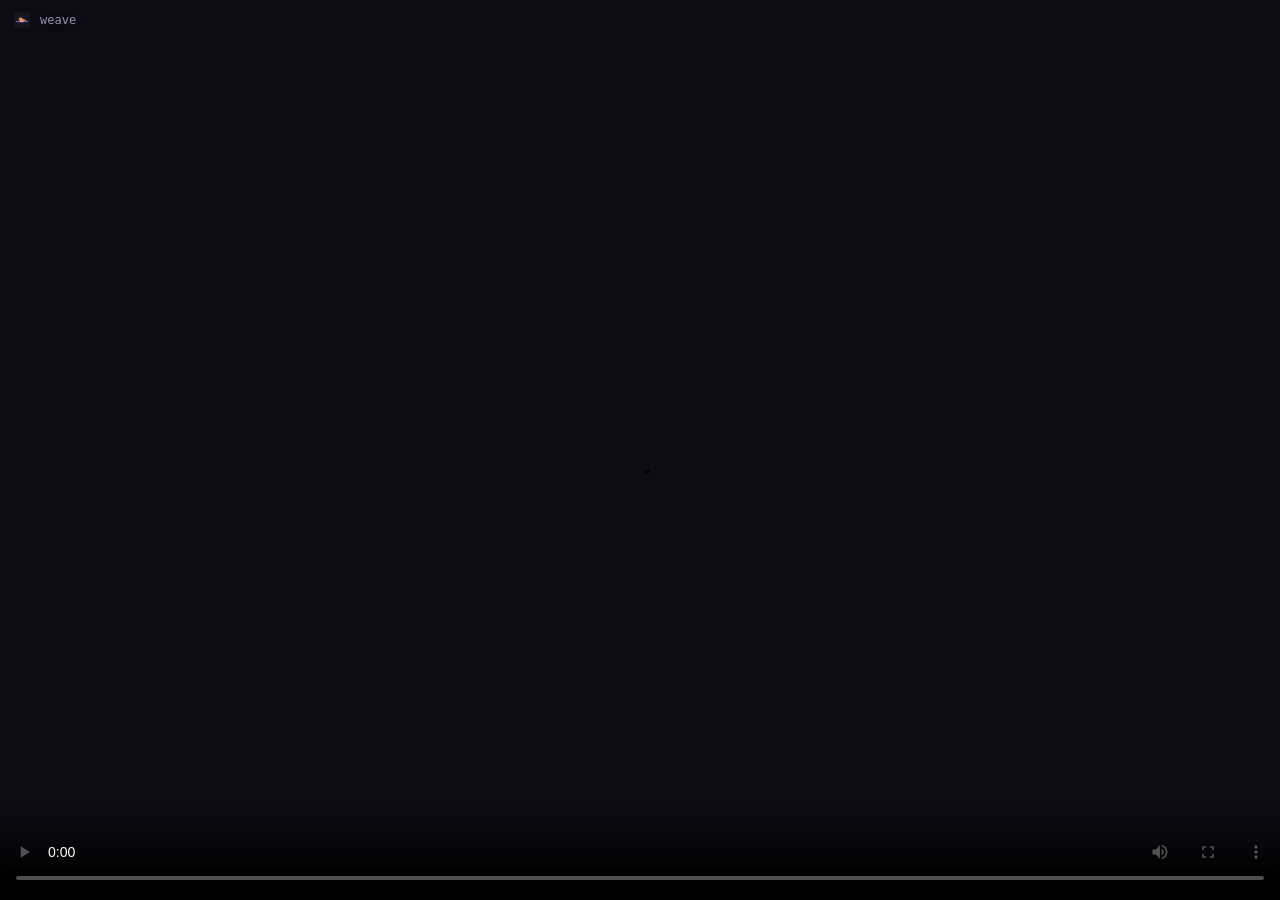
<file: weave/walk/embed.html>
<!DOCTYPE html>
<html lang="en">
<head>
  <meta charset="UTF-8" />
  <meta name="viewport" content="width=device-width, initial-scale=1.0" />
  <title>Weave walkthrough</title>
  <meta name="robots" content="noindex" />
  <link rel="icon" type="image/png" href="/weave/icon.png" />
  <style>
    * { margin: 0; padding: 0; box-sizing: border-box; }
    html, body { height: 100%; background: #0d0b13; overflow: hidden; }
    body { display: grid; place-items: center; }
    video { width: 100%; height: 100%; object-fit: contain; background: #0d0b13; display: block; }
    a.badge {
      position: absolute; top: 10px; left: 12px;
      display: flex; align-items: center; gap: 8px;
      font: 500 12px/1 "IBM Plex Mono", ui-monospace, Menlo, monospace;
      color: #9a91b0; text-decoration: none;
      text-shadow: 0 1px 6px rgba(13, 11, 19, .9);
    }
    a.badge img { width: 20px; height: 20px; border-radius: 6px; }
    a.badge:hover { color: #b3a4ee; }
  </style>
</head>
<body>
  <video controls playsinline preload="metadata"
    poster="https://weave-cdn.aeadedoyin.com/weave-walkthrough-poster.jpg"
    src="https://weave-cdn.aeadedoyin.com/weave-walkthrough.mp4"></video>
  <a class="badge" href="https://aeadedoyin.com/weave/walk" target="_blank" rel="noopener">
    <img src="/weave/icon.png" alt="" width="20" height="20" />weave
  </a>
</body>
</html>
</file>
